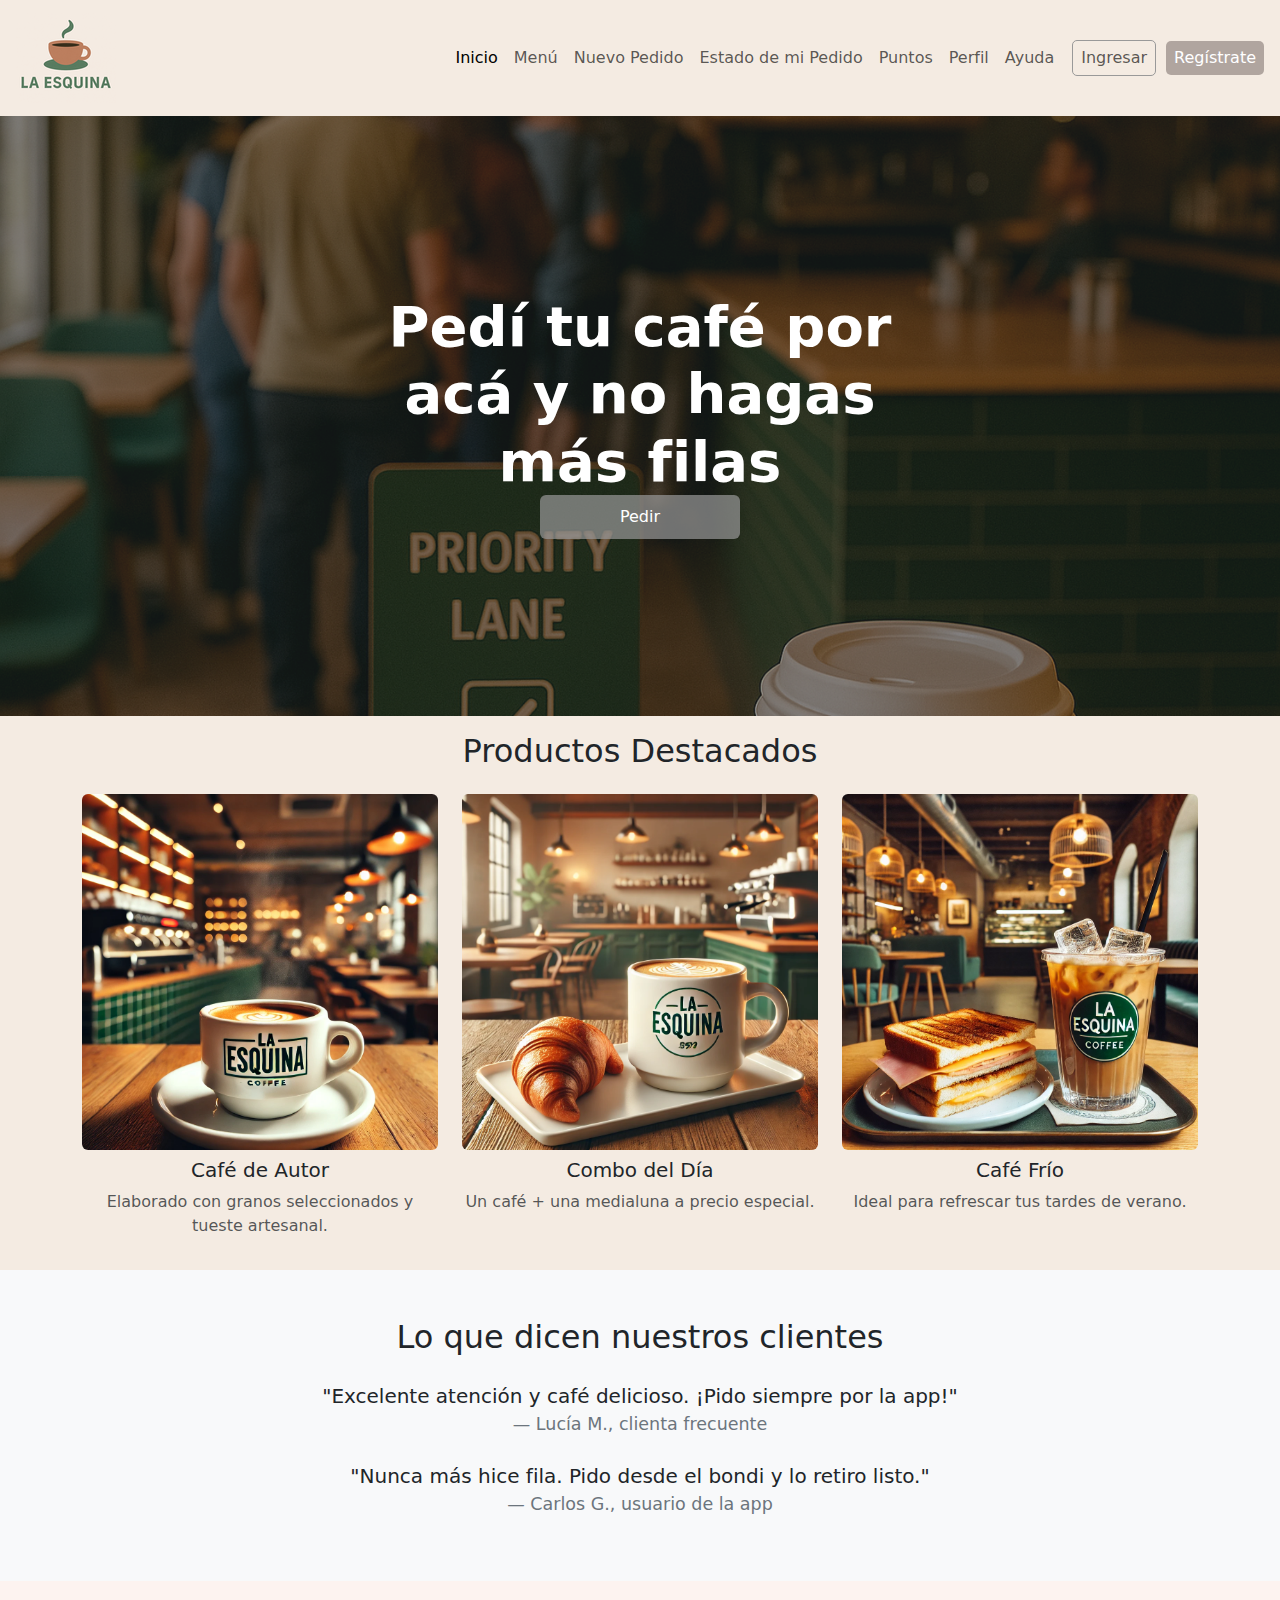
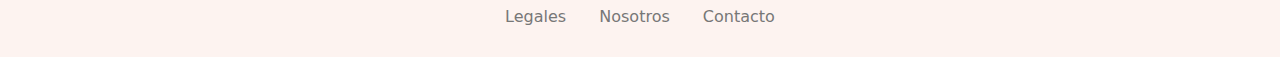
<file: index.html>
<!DOCTYPE html>
<html lang="es">
<head>
  <meta charset="UTF-8">
  <meta name="viewport" content="width=device-width, initial-scale=1.0">
  <title>La Esquina</title>
  <link href="https://cdn.jsdelivr.net/npm/bootstrap@5.3.0/dist/css/bootstrap.min.css" rel="stylesheet">
  <link rel="stylesheet" href="styles/style.css">
</head>
<body class="bg-esquina">
  <!-- Header -->
  <nav class="navbar navbar-expand-lg navbar-light px-3">
    <a class="navbar-brand" href="#">
      <img src="img/logo.png" alt="Logo La Esquina"> 
    </a>
    <button class="navbar-toggler" type="button" data-bs-toggle="collapse" data-bs-target="#navbarNav">
      <span class="navbar-toggler-icon"></span>
    </button>
    <div class="collapse navbar-collapse" id="navbarNav">
      <ul class="navbar-nav ms-auto align-items-center">
        <li class="nav-item"><a class="nav-link active" href="index.html">Inicio</a></li>
        <li class="nav-item"><a class="nav-link" href="menu.html">Menú</a></li>
        <li class="nav-item"><a class="nav-link" href="nuevo-pedido.html">Nuevo Pedido</a></li>
        <li class="nav-item"><a class="nav-link" href="estado-pedido.html">Estado de mi Pedido</a></li>
        <li class="nav-item"><a class="nav-link" href="puntos.html">Puntos</a></li>
        <li class="nav-item"><a class="nav-link" href="perfil.html">Perfil</a></li>
        <li class="nav-item"><a class="nav-link" href="ayuda.html">Ayuda</a></li>
        <li class="nav-item">
          <a class="nav-link btn-ingresar" href="ingresar.html">Ingresar</a>
        </li>
        <li class="nav-item">
          <a class="nav-link btn-registrate" href="registro.html">Regístrate</a>
        </li>
      </ul>
    </div>
  </nav>

  <!-- Banner principal como sección -->
  <section class="banner-principal text-white text-center d-flex align-items-center justify-content-center">
    <div class="overlay position-absolute top-0 start-0 w-100 h-100 bg-dark opacity-50"></div>
    <div class="position-relative text-content">
      <h1 class="display-4 fw-bold">Pedí tu café por acá y no hagas más filas</h1>
      <a href="menu.html" class="opacity-70 btn btn-banner">Pedir</a>
    </div>
  </section>

  <!-- Sección de Destacados -->
<section class="container py-3">
  <h2 class="text-center mb-4">Productos Destacados</h2>
  <div class="row g-4 text-center">
    <div class="col-md-4">
      <img src="img/taza1.png" class="img-fluid rounded" alt="Café Especial">
      <h5 class="mt-2">Café de Autor</h5>
      <p class="text-muted">Elaborado con granos seleccionados y tueste artesanal.</p>
    </div>
    <div class="col-md-4">
      <img src="img/cafe_y_medialuna.png" class="img-fluid rounded" alt="Combo del Día">
      <h5 class="mt-2">Combo del Día</h5>
      <p class="text-muted">Un café + una medialuna a precio especial.</p>
    </div>
    <div class="col-md-4">
      <img src="img/cafe_frio.png" class="img-fluid rounded" alt="Café Frío">
      <h5 class="mt-2">Café Frío</h5>
      <p class="text-muted">Ideal para refrescar tus tardes de verano.</p>
    </div>
  </div>
</section>

<!-- Sección de Testimonios -->
<section class="bg-light py-5">
  <div class="container">
    <h2 class="text-center mb-4">Lo que dicen nuestros clientes</h2>
    <div class="row justify-content-center">
      <div class="col-md-8">
        <blockquote class="blockquote text-center">
          <p class="mb-3">"Excelente atención y café delicioso. ¡Pido siempre por la app!"</p>
          <div class="blockquote-footer">Lucía M., clienta frecuente</div>
        </blockquote>
        <blockquote class="blockquote text-center mt-4 ">
          <p class="mb-3">"Nunca más hice fila. Pido desde el bondi y lo retiro listo."</p>
          <div class="blockquote-footer">Carlos G., usuario de la app</div>
        </blockquote>
      </div>
    </div>
  </div>
</section>


  <!-- Footer -->
  <footer class="text-center py-4 footer-esquina">
    <nav class="footer-nav">
      <ul class="list-inline mb-1">
        <li class="list-inline-item"><a href="#">Legales</a></li>
        <li class="list-inline-item"><a href="#">Nosotros</a></li>
        <li class="list-inline-item"><a href="#">Contacto</a></li>
      </ul>
    </nav>
  </footer>

  <script src="https://cdn.jsdelivr.net/npm/bootstrap@5.3.0/dist/js/bootstrap.bundle.min.js"></script>
</body>
</html>
</file>
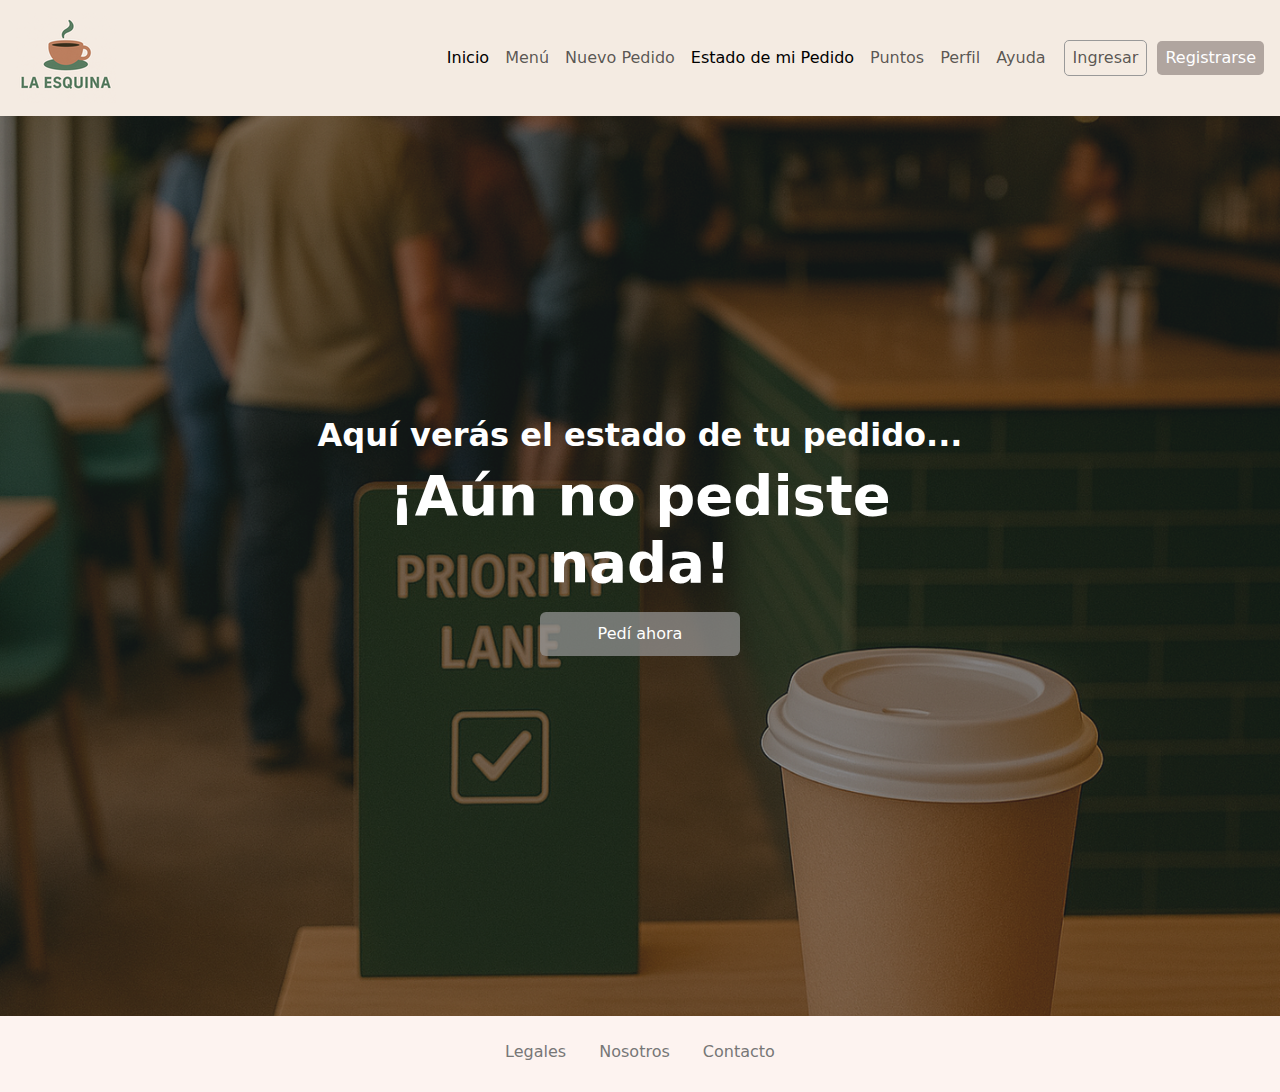
<file: estado-pedido.html>
<!DOCTYPE html>
<html lang="es">
<head>
  <meta charset="UTF-8">
  <meta name="viewport" content="width=device-width, initial-scale=1.0">
  <title>La Esquina</title>
  <link href="https://cdn.jsdelivr.net/npm/bootstrap@5.3.0/dist/css/bootstrap.min.css" rel="stylesheet">
  <link rel="stylesheet" href="styles/estado-pedido.css">
</head>
<body class="bg-esquina">
  <!-- Header -->
  <nav class="navbar navbar-expand-lg navbar-light px-3">
    <a class="navbar-brand" href="#">
      <img src="img/logo.png" alt="Logo La Esquina"> 
    </a>
    <button class="navbar-toggler" type="button" data-bs-toggle="collapse" data-bs-target="#navbarNav">
      <span class="navbar-toggler-icon"></span>
    </button>
    <div class="collapse navbar-collapse" id="navbarNav">
      <ul class="navbar-nav ms-auto align-items-center">
        <li class="nav-item"><a class="nav-link active" href="index.html">Inicio</a></li>
        <li class="nav-item"><a class="nav-link" href="menu.html">Menú</a></li>
        <li class="nav-item"><a class="nav-link" href="nuevo-pedido.html">Nuevo Pedido</a></li>
        <li class="nav-item"><a class="nav-link active" href="estado-pedido.html">Estado de mi Pedido</a></li>
        <li class="nav-item"><a class="nav-link" href="puntos.html">Puntos</a></li>
        <li class="nav-item"><a class="nav-link" href="perfil.html">Perfil</a></li>
        <li class="nav-item"><a class="nav-link" href="ayuda.html">Ayuda</a></li>
        <li class="nav-item">
          <a class="nav-link btn-ingresar" href="ingresar.html">Ingresar</a>
        </li>
        <li class="nav-item">
          <a class="nav-link btn-registrate" href="registro.html">Registrarse</a>
        </li>
      </ul>
    </div>
  </nav>

  <!-- Banner principal como sección -->
  <section class="banner-principal text-white text-center d-flex align-items-center justify-content-center">
    <div class="overlay position-absolute top-0 start-0 w-100 h-100 bg-dark opacity-50"></div>
    <div class="position-relative text-content">
      <h2 class="fw-bold">Aquí verás el estado de tu pedido...</h2>
      <h1 class="display-4 fw-bold">¡Aún no pediste nada!</h1>
      <a href="menu.html" class="btn btn-banner mt-3">Pedí ahora</a>
    </div>
  </section>


  <!-- Footer -->
  <footer class="text-center py-4 footer-esquina">
    <nav class="footer-nav">
      <ul class="list-inline mb-1">
        <li class="list-inline-item"><a href="#">Legales</a></li>
        <li class="list-inline-item"><a href="#">Nosotros</a></li>
        <li class="list-inline-item"><a href="#">Contacto</a></li>
      </ul>
    </nav>
  </footer>

  <script src="https://cdn.jsdelivr.net/npm/bootstrap@5.3.0/dist/js/bootstrap.bundle.min.js"></script>
</body>
</html>
</file>
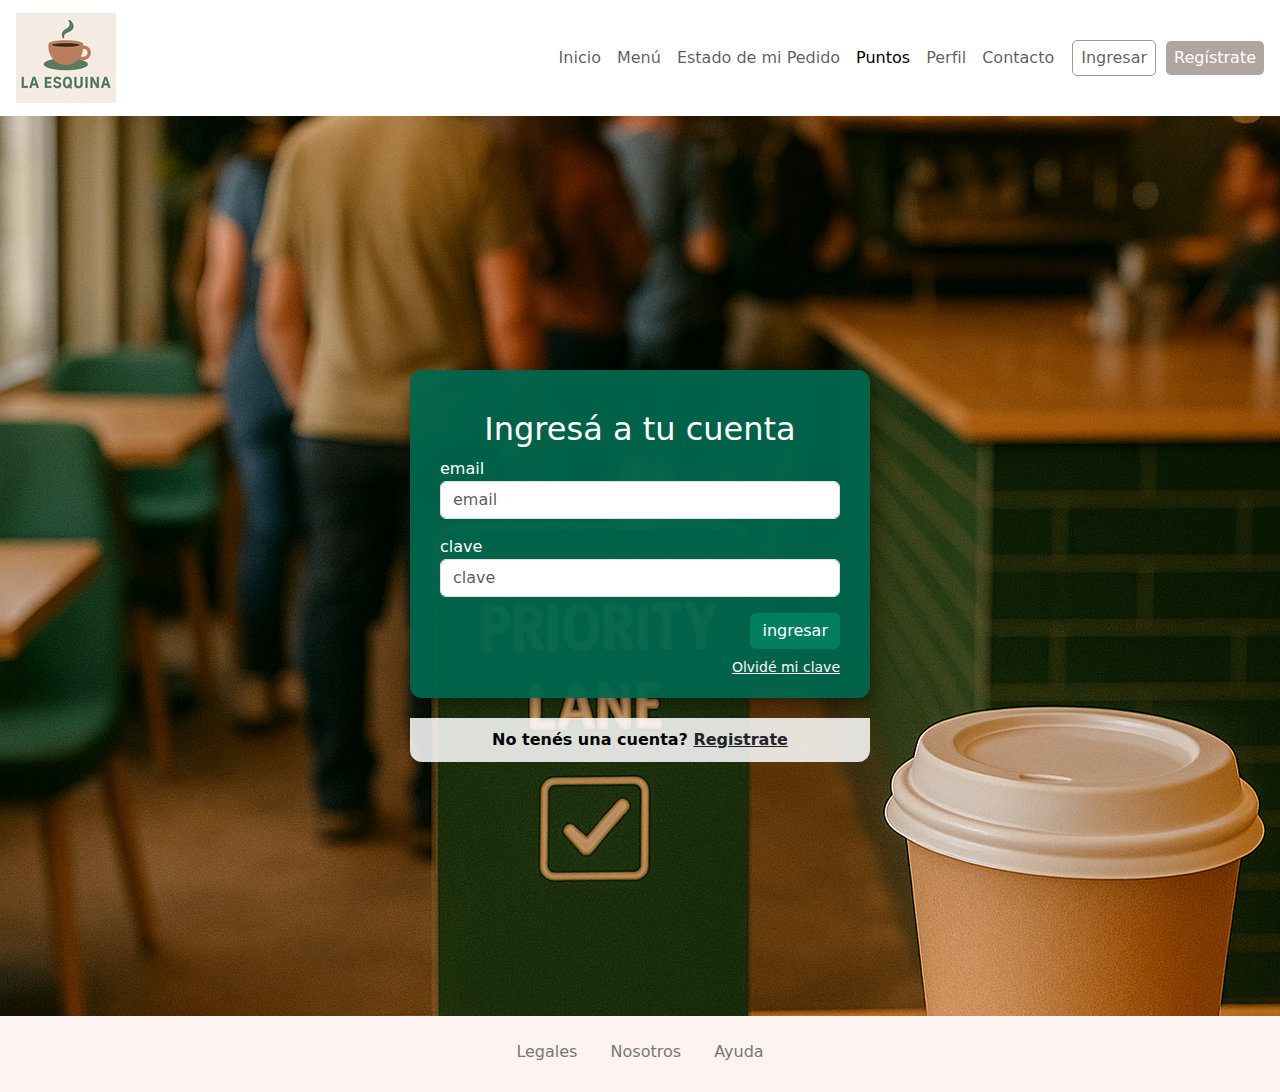
<file: ingresar.html>
<!DOCTYPE html>
<html lang="es">
<head>
  <meta charset="UTF-8">
  <meta name="viewport" content="width=device-width, initial-scale=1.0">
  <title>La Esquina</title>
  <link href="https://cdn.jsdelivr.net/npm/bootstrap@5.3.0/dist/css/bootstrap.min.css" rel="stylesheet">
  <link rel="stylesheet" href="styles/ingresar.css">
  <link rel="stylesheet" href="styles/style.css">
    <link href="https://fonts.googleapis.com/css2?family=Montserrat&display=swap" rel="stylesheet">
</head>
<body>

  <!-- Header -->
  <nav class="navbar navbar-expand-lg navbar-light px-3">
    <a class="navbar-brand" href="index.html">
      <img src="img/logo.png" alt="Logo La Esquina">
    </a>
    <button class="navbar-toggler" type="button" data-bs-toggle="collapse" data-bs-target="#navbarNav">
      <span class="navbar-toggler-icon"></span>
    </button>
    <div class="collapse navbar-collapse" id="navbarNav">
      <ul class="navbar-nav ms-auto align-items-center">
        <li class="nav-item"><a class="nav-link" href="index.html">Inicio</a></li>
        <li class="nav-item"><a class="nav-link" href="menu.html">Menú</a></li>
        <li class="nav-item"><a class="nav-link" href="estado-pedido.html">Estado de mi Pedido</a></li>
        <li class="nav-item"><a class="nav-link active" href="puntos.html">Puntos</a></li>
        <li class="nav-item"><a class="nav-link " href="perfil.html">Perfil</a></li>
        <li class="nav-item"><a class="nav-link" href="ayuda.html">Contacto</a></li>
        <li class="nav-item">
          <a class="nav-link btn-ingresar" href="ingresar.html">Ingresar</a>
        </li>
        <li class="nav-item">
          <a class="nav-link btn-registrate" href="registro.html">Regístrate</a>
        </li>
      </ul>
    </div>
  </nav>

  <!-- Card Ingresar -->
<section class="bg-esquina login-section">
  <div class="login-container">
    <div class="login-card">
      <h2>Ingresá a tu cuenta</h2>
      <form>
        <label for="email">email</label>
        <input type="email" id="email" class="form-control mb-3" placeholder="email">
        
        <label for="clave">clave</label>
        <input type="password" id="clave" class="form-control mb-3" placeholder="clave">
        
       
        <div class="d-flex flex-column align-items-end mt-3">
           <button type="submit" class="btn btn-login mb-2">ingresar</button>
          <a href="#" class="link-light small">Olvidé mi clave</a>
        </div>
      </form>
      
    </div>
    <div class="login-bottom">
        <strong>No tenés una cuenta? <a href="registro.html" class="link-dark">Registrate</a></strong>
      </div>
  </div>
</section>



  <!-- Footer -->
  <footer class="text-center py-4 footer-esquina">
    <nav class="footer-nav">
      <ul class="list-inline mb-1">
        <li class="list-inline-item"><a href="#">Legales</a></li>
        <li class="list-inline-item"><a href="#">Nosotros</a></li>
        <li class="list-inline-item"><a href="#">Ayuda</a></li>
      </ul>
    </nav>
  </footer>

  <script src="https://cdn.jsdelivr.net/npm/bootstrap@5.3.0/dist/js/bootstrap.bundle.min.js"></script>
</body>
</html>
</file>
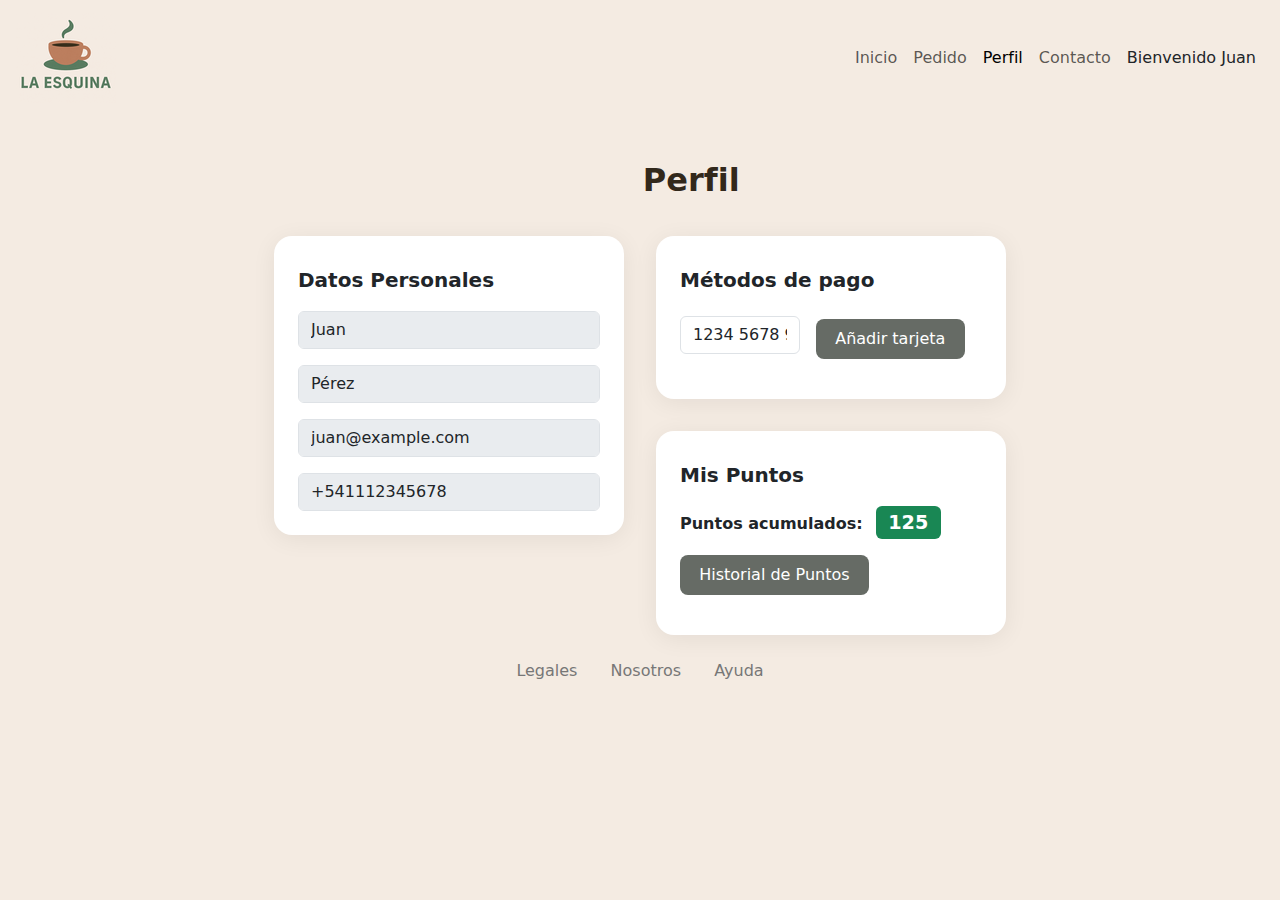
<file: perfil.html>
<!DOCTYPE html>
<html lang="es">
<head>
  <meta charset="UTF-8">
  <meta name="viewport" content="width=device-width, initial-scale=1.0">
  <title>La Esquina</title>
  <link href="https://cdn.jsdelivr.net/npm/bootstrap@5.3.0/dist/css/bootstrap.min.css" rel="stylesheet">
  <link rel="stylesheet" href="styles/style.css">
  <link rel="stylesheet" href="styles/perfil.css">
  <link href="https://fonts.googleapis.com/css2?family=Montserrat&display=swap" rel="stylesheet">
</head>
<body>

  <!-- Header -->
  <nav class="navbar navbar-expand-lg navbar-light px-3" style="background: #f4ebe2;">
    <a class="navbar-brand" href="index.html">
      <img src="img/logo.png" alt="Logo La Esquina">
    </a>
    <button class="navbar-toggler" type="button" data-bs-toggle="collapse" data-bs-target="#navbarNav">
      <span class="navbar-toggler-icon"></span>
    </button>
    <div class="collapse navbar-collapse" id="navbarNav">
      <ul class="navbar-nav ms-auto align-items-center">
        <li class="nav-item"><a class="nav-link" href="index.html">Inicio</a></li>
        <li class="nav-item"><a class="nav-link" href="menu.html">Pedido</a></li>
        <li class="nav-item"><a class="nav-link active" href="perfil.html">Perfil</a></li>
        <li class="nav-item"><a class="nav-link" href="contacto.html">Contacto</a></li>
               <li class="nav-item">
  <span class="nav-link text-dark">Bienvenido Juan</span>
</li>
      </ul>
    </div>
  </nav>

  <!-- Perfil contenido -->
  <div class="perfil-title text-center">Perfil</div>
  <section class="container perfil-flex">
      <!-- Datos personales -->
      <div class="perfil-card">
        <h5>Datos Personales</h5>
         <form>
      <div class="mb-3">
        <input type="text" class="form-control" value="Juan" disabled>
      </div>
      <div class="mb-3">
        <input type="text" class="form-control" value="Pérez" disabled>
      </div>
      <div class="mb-3">
        <input type="email" class="form-control" value="juan@example.com" disabled>
      </div>
      <div>
        <input type="tel" class="form-control" value="+541112345678" disabled>
      </div>
    </form>
      </div>
      <!-- Métodos de pago -->
      <div style="display:flex; flex-direction:column; gap:2rem;">
        <div class="perfil-card">
  <h5>Métodos de pago</h5>
  <form class="d-flex align-items-center mb-3 gap-2 flex-wrap">
    <input type="text" class="form-control" value="1234 5678 9012 3456" maxlength="16" style="max-width: 120px;">
    <button class="btn btn-pago" type="button">Añadir tarjeta</button>
  </form>
</div>

        <!-- Tarjeta Puntos -->
<div class="perfil-card">
  <h5>Mis Puntos</h5>
  <div class="mb-3">
        <span class="fw-bold">Puntos acumulados:</span>
        <span class="badge bg-success ms-2" style="font-size:1.2rem;">125</span>
        <button class="btn btn-puntos" type="button">Historial de Puntos</button>
  
</div>

      
  </section>

  <!-- Footer -->
  <footer class="text-center py-4 footer-esquina" style="background: #f4ebe2;">
    <nav class="footer-nav">
      <ul class="list-inline mb-1">
        <li class="list-inline-item"><a href="#">Legales</a></li>
        <li class="list-inline-item"><a href="#">Nosotros</a></li>
        <li class="list-inline-item"><a href="#">Ayuda</a></li>
      </ul>
    </nav>
  </footer>

  <script src="https://cdn.jsdelivr.net/npm/bootstrap@5.3.0/dist/js/bootstrap.bundle.min.js"></script>
</body>
</html>
</file>
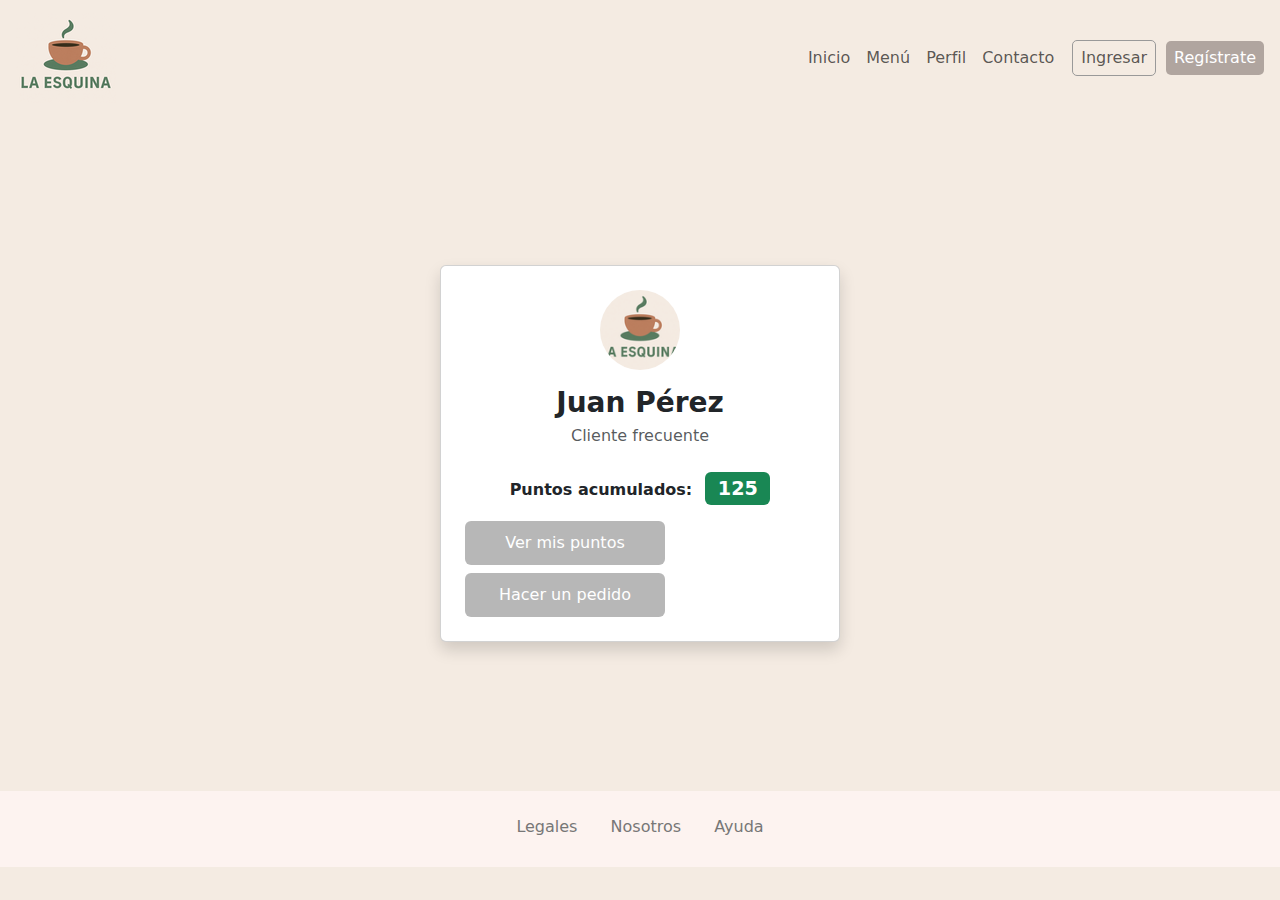
<file: puntos.html>
<!DOCTYPE html>
<html lang="es">
<head>
  <meta charset="UTF-8">
  <meta name="viewport" content="width=device-width, initial-scale=1.0">
  <title>La Esquina</title>
  <link href="https://cdn.jsdelivr.net/npm/bootstrap@5.3.0/dist/css/bootstrap.min.css" rel="stylesheet">
  <link rel="stylesheet" href="styles/style.css">
    <link href="https://fonts.googleapis.com/css2?family=Montserrat&display=swap" rel="stylesheet">
</head>
<body class="bg-esquina">

  <!-- Header -->
  <nav class="navbar navbar-expand-lg navbar-light px-3">
    <a class="navbar-brand" href="index.html">
      <img src="img/logo.png" alt="Logo La Esquina">
    </a>
    <button class="navbar-toggler" type="button" data-bs-toggle="collapse" data-bs-target="#navbarNav">
      <span class="navbar-toggler-icon"></span>
    </button>
    <div class="collapse navbar-collapse" id="navbarNav">
      <ul class="navbar-nav ms-auto align-items-center">
        <li class="nav-item"><a class="nav-link" href="index.html">Inicio</a></li>
        <li class="nav-item"><a class="nav-link" href="menu.html">Menú</a></li>
        <li class="nav-item"><a class="nav-link " href="perfil.html">Perfil</a></li>
        <li class="nav-item"><a class="nav-link" href="ayuda.html">Contacto</a></li>
        <li class="nav-item">
          <a class="nav-link btn-ingresar" href="ingresar.html">Ingresar</a>
        </li>
        <li class="nav-item">
          <a class="nav-link btn-registrate" href="registro.html">Regístrate</a>
        </li>
      </ul>
    </div>
  </nav>

  <!-- Perfil de usuario -->
  <section class="container d-flex flex-column align-items-center justify-content-center py-5" style="min-height:75vh;">
    <div class="card p-4 shadow" style="max-width: 400px; width:100%;">
      <div class="text-center mb-3">
        <img src="img/logo.png" alt="Avatar" class="mb-3 rounded-circle" style="width: 80px; height: 80px; object-fit:cover;">
        <h3 class="fw-bold mb-1">Juan Pérez</h3>
        <p class="text-muted mb-2">Cliente frecuente</p>
      </div>
      <div class="mb-3 text-center">
        <span class="fw-bold">Puntos acumulados:</span>
        <span class="badge bg-success ms-2" style="font-size:1.2rem;">125</span>
      </div>
      <div class="d-flex flex-column gap-2">
        <a href="puntos.html" class="btn btn-banner">Ver mis puntos</a>
        <a href="nuevo-pedido.html" class="btn btn-banner">Hacer un pedido</a>
      </div>
    </div>
  </section>

  <!-- Footer -->
  <footer class="text-center py-4 footer-esquina">
    <nav class="footer-nav">
      <ul class="list-inline mb-1">
        <li class="list-inline-item"><a href="#">Legales</a></li>
        <li class="list-inline-item"><a href="#">Nosotros</a></li>
        <li class="list-inline-item"><a href="#">Ayuda</a></li>
      </ul>
    </nav>
  </footer>

  <script src="https://cdn.jsdelivr.net/npm/bootstrap@5.3.0/dist/js/bootstrap.bundle.min.js"></script>
</body>
</html>
</file>
<file: styles/style.css>
/* Fondo general */
.bg-esquina {
  background-color: #f4ebe2;
}

/* Banner */
.banner-principal {
  background-image: url('../img/cafe.png');
  height: 90vh;
  max-height: 600px;
  background-size: cover;
  background-position: center top;
  position: relative;
}

.banner-principal .text-content h1 {
  width: 100%;
  max-width: 600px;
  margin: 0 auto;
  padding: 0 1rem;
  word-break: break-word;
}


.btn-banner {
  background-color: rgba(153, 153, 153, 0.7); 
  max-width: 200px;
  width: 100%;
  padding: 10px 0;
  color: white;
  border: none;
  transition: all 0.3s ease;
}


.btn-banner:hover {
  background-color: rgba(119, 119, 119, 0.95); 
  color: white;
}


/* Botones del navbar */
.btn-ingresar {
  border: 1px solid #999;
  padding: 5px 10px;
  border-radius: 5px;
  margin-left: 10px;
}

.btn-registrate {
  background-color: #B0A59F;
  color: white;
  padding: 5px 10px;
  border-radius: 5px;
  margin-left: 10px;
}

/* Footer */
.footer-nav a {
  color: #777;
  text-decoration: none;
  padding: 0 10px;
  border-bottom: 1px solid transparent;
  transition: border-bottom 0.2s ease, color 0.2s ease;
}

.footer-nav a:hover {
  border-bottom: 1px solid #999;
  color: #000;
}

.footer-esquina {
  background-color: #FDF3F0;
}

html, body {
  overflow-x: hidden;
}
</file>
<file: styles/estado-pedido.css>
/* Fondo general */
.bg-esquina {
  background-color: #f4ebe2;
}

/* Banner */
.banner-principal {
  background-image: url('../img/cafe.png');
  min-height: 100vh;
  padding-bottom: 60px; /* espacio para separar el footer */
  background-size: cover;
  background-position: center top;
  position: relative;
}


.banner-principal .text-content h1 {
  width: 100%;
  max-width: 600px;
  margin: 0 auto;
  padding: 0 1rem;
  word-break: break-word;
}


.btn-banner {
  background-color: rgba(153, 153, 153, 0.7); 
  max-width: 200px;
  width: 100%;
  padding: 10px 0;
  color: white;
  border: none;
  transition: all 0.3s ease;
}


.btn-banner:hover {
  background-color: rgba(119, 119, 119, 0.95); 
  color: white;
}


/* Botones del navbar */
.btn-ingresar {
  border: 1px solid #999;
  padding: 5px 10px;
  border-radius: 5px;
  margin-left: 10px;
}

.btn-registrate {
  background-color: #B0A59F;
  color: white;
  padding: 5px 10px;
  border-radius: 5px;
  margin-left: 10px;
}

/* Footer */
.footer-nav a {
  color: #777;
  text-decoration: none;
  padding: 0 10px;
  border-bottom: 1px solid transparent;
  transition: border-bottom 0.2s ease, color 0.2s ease;
}

.footer-nav a:hover {
  border-bottom: 1px solid #999;
  color: #000;
}

.footer-esquina {
  background-color: #FDF3F0;
}

html, body {
  overflow-x: hidden;
}
</file>
<file: styles/ingresar.css>
.bg-esquina {
    background: url('../img/cafe.png');
    min-height: 100vh;
    display: flex;
    flex-direction: column;
    }

    
    .login-section {
    flex: 1;
    display: flex;
    justify-content: center;
    align-items: center;
    position: relative;
    }

    h2 {
        text-align: center;
    }

    
    .login-container {
    z-index: 1;
    padding: 60px 20px;
    width: 100%;
    max-width: 500px;
    }

    
    .login-card {
    background-color: rgba(0, 102, 77, 0.95); 
    padding: 40px 30px 20px;
    border-radius: 12px;
    color: white;
    box-shadow: 0 4px 20px rgba(0,0,0,0.4);
    }

  
    .btn-login {
    background-color: #007e60;
    border: none;
    color: white;
    }

    .btn-login:hover {
    background-color: #005f47;
    }

    
    .login-bottom {
    margin-top: 20px;
    background-color: rgba(255,255,255,0.85);
    padding: 10px 15px;
    border-radius: 0 0 12px 12px;
    text-align: center;
    color: black;
    }
</file>
<file: styles/perfil.css>
body {
    background: #f4ebe2;
}
.perfil-flex {
    display: flex;
    gap: 2rem;
    justify-content: center;
    align-items: flex-start;
    margin-top: 2rem;
    flex-wrap: wrap;
}
.perfil-card {
    background: #fff;
    border-radius: 18px;
    box-shadow: 0 4px 24px #0001;
    padding: 2rem 1.5rem 1.5rem 1.5rem;
    min-width: 290px;
    max-width: 350px;
    width: 100%;
    border: none;
}
.perfil-card h5 {
    font-weight: bold;
    margin-bottom: 1.2rem;
}
.perfil-title {
    font-size: 2rem;
    font-weight: bold;
    margin-top: 2.5rem;
    margin-bottom: 0;
    text-align: left;
    margin-left: 8vw;
    color: #32281b;
}
.btn-pago {
    background: #666b65;
    color: #fff;
    border-radius: 8px;
    font-weight: 500;
    border: none;
    transition: background .2s;
    margin-left: 0.5rem;
    margin-top: 0.5rem;
    padding: 0.5rem 1.2rem;
}
.btn-pago:hover {
    background: #414640;
}
.form-switch .form-check-input:checked {
    background-color: #767c75;
    border-color: #767c75;
}

.btn-puntos {
    background: #666b65;
    color: #fff;
    border-radius: 8px;
    font-weight: 500;
    border: none;
    transition: background .2s;
    margin-top: 1rem;
    padding: 0.5rem 1.2rem;
}
.btn-puntos:hover {
    background: #414640;
}
@media (max-width: 1200px) {
    .perfil-flex {
    flex-direction: column;
    align-items: center;
    gap: 2rem;
    }
    .perfil-title {
    margin-left: 0;
    text-align: center;
    }
}
</file>
